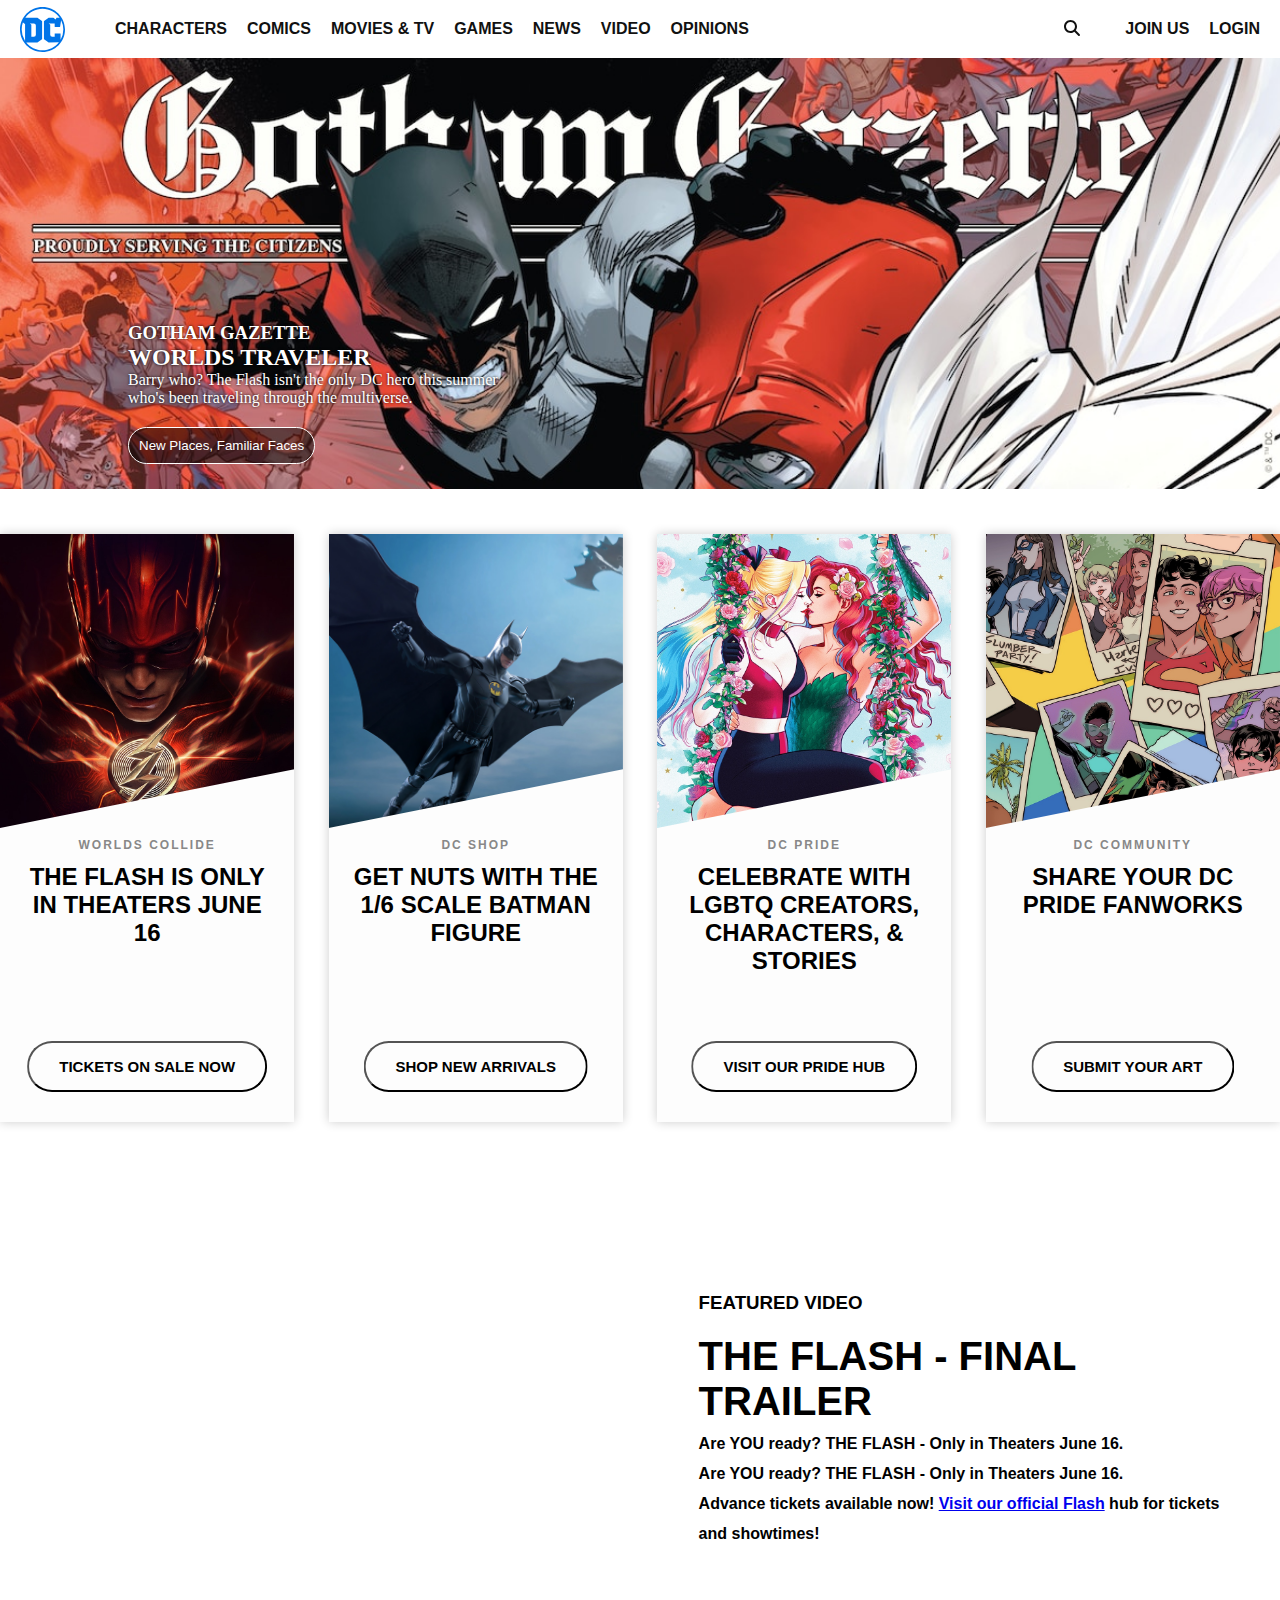
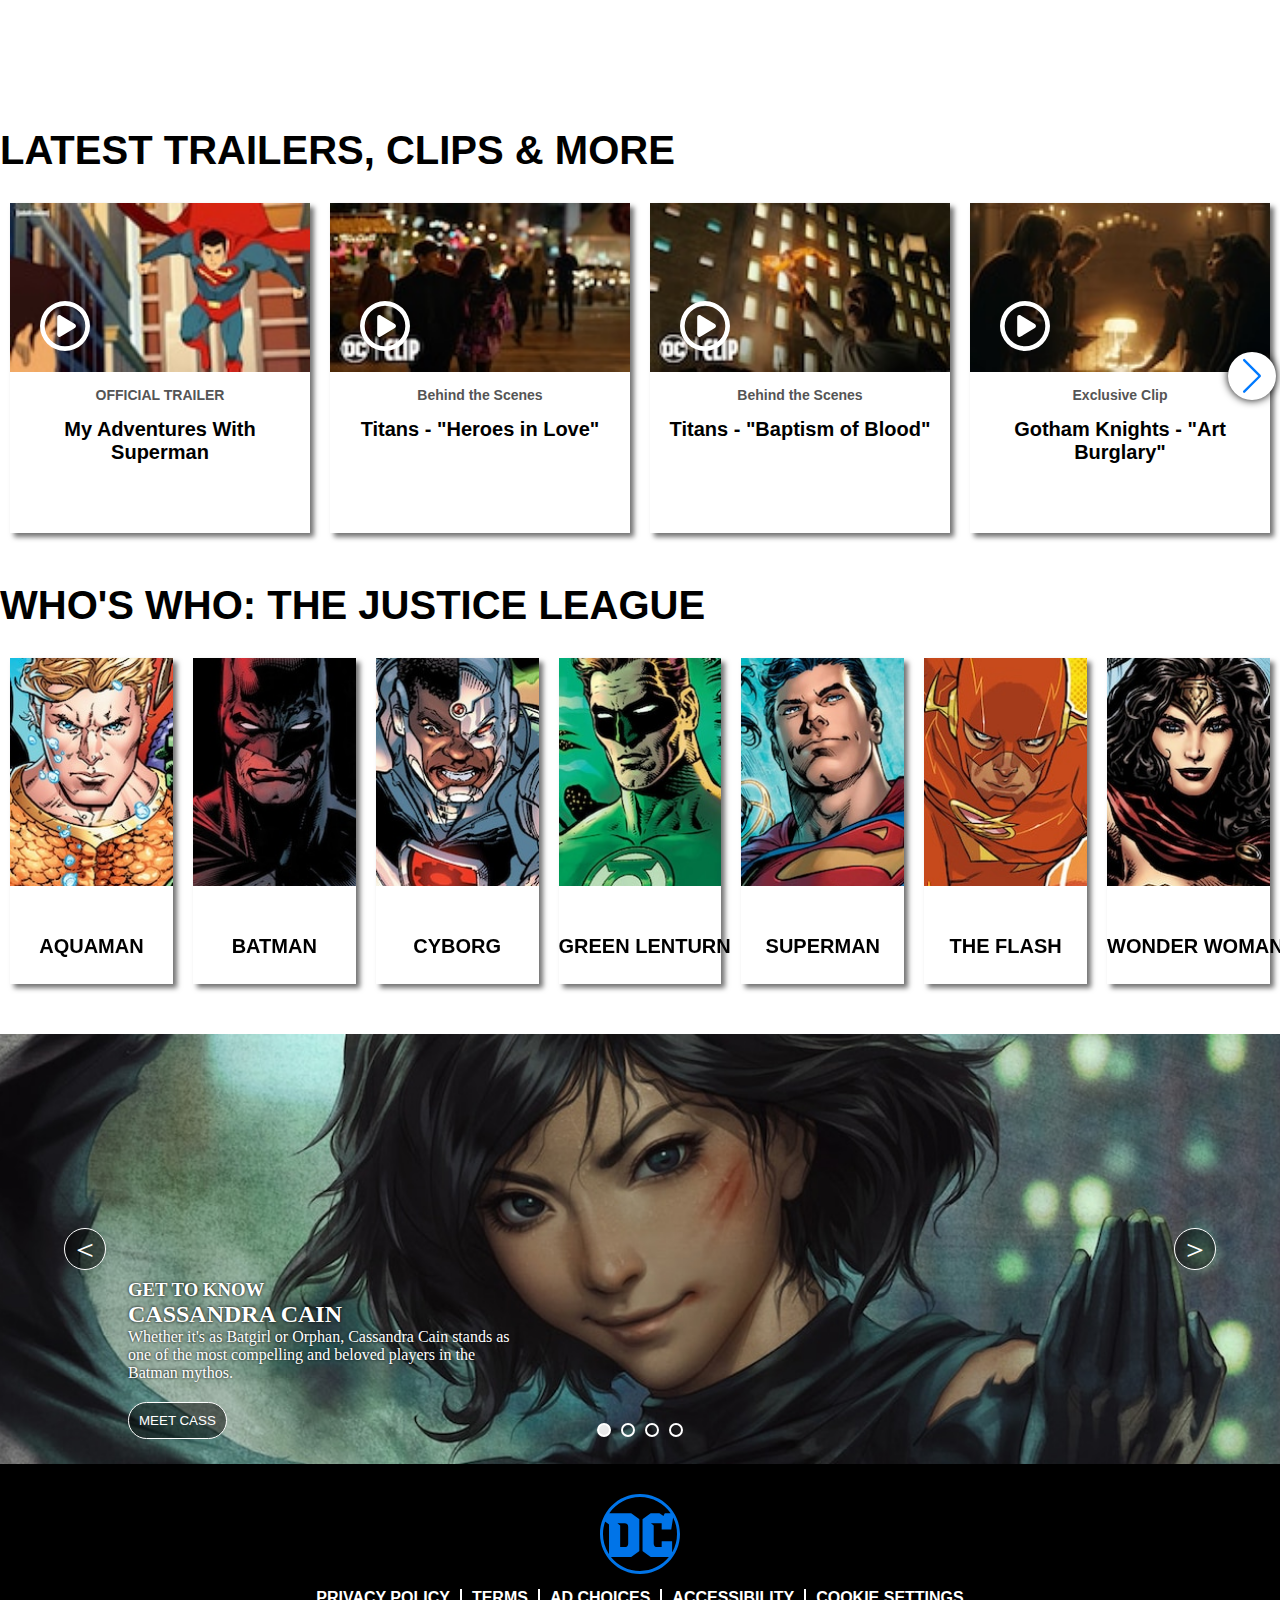
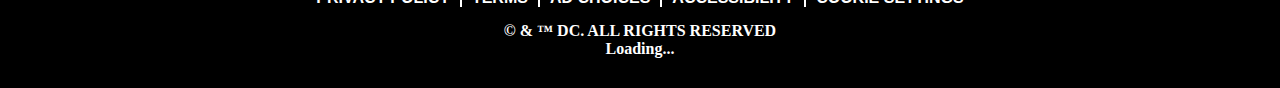
<file: index.html>
<!doctype html><html lang="en"><head><meta charset="UTF-8"><meta name="viewport" content="width=device-width,initial-scale=1"><title>DC.com</title><script defer="defer" src="/static/js/main.5302bc9b.js"></script><link href="/static/css/main.4e8a6f16.css" rel="stylesheet"></head><body><div id="root"></div></body></html>
</file>
<file: static/css/main.4e8a6f16.css>
body,dd,dl,dt,figcaption,figure,h1,h2,h3,h4,html,ol,p,ul{margin:0;padding:0}body{padding-top:58px}ol,ul{list-style:none}@font-face{font-family:Ubuntu,sans-serif;src:url(/static/media/Ubuntu-Regular.ab4ada0d71cde70b87f3.woff) format("woff")}@font-face{font-family:Ubuntu Condensed,sans-serif;src:url(/static/media/UbuntuCondensed-Regular.70b9815a5c85152720b6.woff) format("woff")}main.cont{min-height:calc(100vh - 268px)}.top-area{background-color:#fff;font-family:Ubuntu Condensed,sans-serif;height:58px;left:0;position:fixed;top:0;width:100%;z-index:9999}.logmsg{left:50%;position:absolute;transform:translateX(-50%)}.gnb{margin:0 auto;max-width:1320px}.gnb ul{align-items:center;display:flex;gap:0 20px;list-style:none}.gnb>ul>li{line-height:58px;position:relative}.gnb a{color:#111;font-weight:700;text-decoration:none;transition:.3s}.gnb a:hover{color:#007aff}.smenu{background-color:#fff;border-radius:10px;display:none;filter:drop-shadow(0 0 5px rgba(0,0,0,.503));left:50%;line-height:2.5;padding:20px;position:absolute;transform:translateX(-50%);white-space:nowrap}.gnb>ul>li:hover .smenu{display:block}.smenu:after{border-bottom:15px solid #fff;border-left:15px solid #0000;border-right:15px solid #0000;content:"";height:0;left:50%;position:absolute;top:-14px;transform:translateX(-50%);width:0}h1{text-align:center}.searchingGnb{background-color:#efefef;border-radius:20px;box-sizing:border-box;display:none;height:40px;left:-230px;line-height:41px;padding:0 5px;position:absolute;top:9px;width:250px}.searchingGnb input{background-color:initial;border:none;font-size:15px;margin-left:10px;margin-top:5px;width:77%}.schbtnGnb{cursor:pointer;margin-left:10px;margin-top:9px}.info{background-color:#000;color:#fff;display:flex;flex-direction:column;padding:30px;text-align:center}.info>ul>li:last-child{font-weight:700}ol.bmenu{display:flex;font-family:Ubuntu Condensed,sans-serif;justify-content:center;margin:15px 0}.bmenu li{padding:0 10px}.bmenu li+li{border-left:2px solid #fff}.bmenu a{color:#fff;font-weight:700;text-decoration:none;transition:.3s}.bmenu a:hover{color:#007aff}.hambtn{background-color:initial;border:none;cursor:pointer;display:none;font-size:30px;height:20px;position:absolute;right:30px;top:10px;width:20px}.hambtn:before{content:"≡"}.top-area.on .hambtn:before{content:"×"}@media screen and (max-width:1320px){body,html{overflow-x:hidden}body{padding-top:58px}.top-area{box-sizing:border-box;height:58px;padding:0 20px;position:fixed;top:0;transition:.4s ease-out;width:100vw;z-index:9999}.top-area.on{height:100vh}}@media screen and (max-width:1024px){.top-area{overflow:hidden}.logmsg{top:18px}.gnb{background-color:#fff}.gnb>ul>li{position:static}.gnb>ul>li:nth-child(2){border-top:2px solid #ccc}.gnb>ul>li:first-child~li:nth-child(-n+8){background-color:#fff;box-sizing:border-box;left:0;position:absolute;text-indent:50px;width:100%}.gnb>ul>li:nth-child(2){top:58px}.gnb>ul>li:nth-child(3){top:116px}.gnb>ul>li:nth-child(4){top:174px}.gnb>ul>li:nth-child(5){top:232px}.gnb>ul>li:nth-child(6){top:290px}.gnb>ul>li:nth-child(7){top:348px}.gnb>ul>li:nth-child(8){border-bottom:1px solid #000;top:406px}.gnb>ul>li:nth-child(10)>a,.gnb>ul>li:nth-child(11)>a{background-color:#fff;border:2px solid #000;border-radius:30px;left:5%;margin-top:20px;position:absolute;text-align:center;top:464px;transition:.3s;white-space:nowrap;width:40%}.gnb>ul>li:nth-child(11)>a{left:55%}.gnb>ul>li:nth-child(10)>a:hover,.gnb>ul>li:nth-child(11)>a:hover{background-color:#0d6efd;color:#fff}.gnb>ul>li:nth-child(3)>a:after,.gnb>ul>li:nth-child(4)>a:after{content:"▼";font-size:11px;margin-left:5px;vertical-align:2px}.smenu{text-indent:0}.searchingGnb{left:80px;width:80%}.hambtn{display:block}.smenu{left:5%;transform:none;z-index:1}}.info{position:relative}.weather-bx{border:2px dashed #fff;border-radius:10px;font-family:Ubuntu;font-size:11px;padding:10px;position:absolute;right:5vw;text-align:center;top:50%;transform:translateY(-50%)}@media screen and (max-width:850px){.weather-bx{font-size:9px;line-height:10px;top:10%;transform:none}.weather-bx h5{margin-top:0}.weather-bx img{margin-bottom:-20px;margin-top:-20px}}.banner{overflow:hidden;position:relative}.bantit{bottom:0;color:#fff;left:0;padding:25px 25px 25px 10vw;position:absolute;text-align:left;text-shadow:0 0 3px #000;width:30%}.bantit button{margin-top:20px}.slider{display:flex;left:0;position:relative}.slider li{flex-shrink:0;position:relative;width:100%}.banner button{background-color:initial;background-color:#00000080;border:1px solid #fff;border-radius:20px;color:#fff;padding:10px}.banner button:hover{background-color:#0074e8}.banner img{height:100%;object-fit:cover;width:100%}.banner .abtn{border-radius:50%;box-sizing:initial;cursor:pointer;font-size:30px;height:40px;line-height:40px;padding:0;position:absolute;top:50%;transform:translateY(-50%);width:40px}.lb{left:5vw}.rb{right:5vw}.indic{bottom:3vh;display:flex;left:50%;position:absolute;transform:translateX(-50%)}.indic li{border:2px solid #fff;border-radius:50%;cursor:pointer;height:10px;margin:0 5px;text-shadow:0 0 2px #000;width:10px}.indic li.on{background-color:#ffffffe6}.cat-swbox{margin:40px auto;max-width:1320px}@font-face{font-family:swiper-icons;font-style:normal;font-weight:400;src:url("data:application/font-woff;charset=utf-8;base64, [base64]//wADZ2x5ZgAAAywAAADMAAAD2MHtryVoZWFkAAABbAAAADAAAAA2E2+eoWhoZWEAAAGcAAAAHwAAACQC9gDzaG10eAAAAigAAAAZAAAArgJkABFsb2NhAAAC0AAAAFoAAABaFQAUGG1heHAAAAG8AAAAHwAAACAAcABAbmFtZQAAA/gAAAE5AAACXvFdBwlwb3N0AAAFNAAAAGIAAACE5s74hXjaY2BkYGAAYpf5Hu/j+W2+MnAzMYDAzaX6QjD6/4//Bxj5GA8AuRwMYGkAPywL13jaY2BkYGA88P8Agx4j+/8fQDYfA1AEBWgDAIB2BOoAeNpjYGRgYNBh4GdgYgABEMnIABJzYNADCQAACWgAsQB42mNgYfzCOIGBlYGB0YcxjYGBwR1Kf2WQZGhhYGBiYGVmgAFGBiQQkOaawtDAoMBQxXjg/wEGPcYDDA4wNUA2CCgwsAAAO4EL6gAAeNpj2M0gyAACqxgGNWBkZ2D4/wMA+xkDdgAAAHjaY2BgYGaAYBkGRgYQiAHyGMF8FgYHIM3DwMHABGQrMOgyWDLEM1T9/w8UBfEMgLzE////P/5//f/V/xv+r4eaAAeMbAxwIUYmIMHEgKYAYjUcsDAwsLKxc3BycfPw8jEQA/[base64]/uznmfPFBNODM2K7MTQ45YEAZqGP81AmGGcF3iPqOop0r1SPTaTbVkfUe4HXj97wYE+yNwWYxwWu4v1ugWHgo3S1XdZEVqWM7ET0cfnLGxWfkgR42o2PvWrDMBSFj/IHLaF0zKjRgdiVMwScNRAoWUoH78Y2icB/yIY09An6AH2Bdu/UB+yxopYshQiEvnvu0dURgDt8QeC8PDw7Fpji3fEA4z/PEJ6YOB5hKh4dj3EvXhxPqH/SKUY3rJ7srZ4FZnh1PMAtPhwP6fl2PMJMPDgeQ4rY8YT6Gzao0eAEA409DuggmTnFnOcSCiEiLMgxCiTI6Cq5DZUd3Qmp10vO0LaLTd2cjN4fOumlc7lUYbSQcZFkutRG7g6JKZKy0RmdLY680CDnEJ+UMkpFFe1RN7nxdVpXrC4aTtnaurOnYercZg2YVmLN/d/gczfEimrE/fs/bOuq29Zmn8tloORaXgZgGa78yO9/cnXm2BpaGvq25Dv9S4E9+5SIc9PqupJKhYFSSl47+Qcr1mYNAAAAeNptw0cKwkAAAMDZJA8Q7OUJvkLsPfZ6zFVERPy8qHh2YER+3i/BP83vIBLLySsoKimrqKqpa2hp6+jq6RsYGhmbmJqZSy0sraxtbO3sHRydnEMU4uR6yx7JJXveP7WrDycAAAAAAAH//wACeNpjYGRgYOABYhkgZgJCZgZNBkYGLQZtIJsFLMYAAAw3ALgAeNolizEKgDAQBCchRbC2sFER0YD6qVQiBCv/H9ezGI6Z5XBAw8CBK/m5iQQVauVbXLnOrMZv2oLdKFa8Pjuru2hJzGabmOSLzNMzvutpB3N42mNgZGBg4GKQYzBhYMxJLMlj4GBgAYow/P/PAJJhLM6sSoWKfWCAAwDAjgbRAAB42mNgYGBkAIIbCZo5IPrmUn0hGA0AO8EFTQAA")}:root{--swiper-theme-color:#007aff}:host{display:block;margin-left:auto;margin-right:auto;position:relative;z-index:1}.swiper{display:block;list-style:none;margin-left:auto;margin-right:auto;overflow:hidden;padding:0;position:relative;z-index:1}.swiper-vertical>.swiper-wrapper{flex-direction:column}.swiper-wrapper{box-sizing:initial;display:flex;height:100%;position:relative;transition-property:transform;transition-timing-function:ease;transition-timing-function:var(--swiper-wrapper-transition-timing-function,initial);width:100%;z-index:1}.swiper-android .swiper-slide,.swiper-ios .swiper-slide,.swiper-wrapper{transform:translateZ(0)}.swiper-horizontal{touch-action:pan-y}.swiper-vertical{touch-action:pan-x}.swiper-slide{display:block;flex-shrink:0;height:100%;position:relative;transition-property:transform;width:100%}.swiper-slide-invisible-blank{visibility:hidden}.swiper-autoheight,.swiper-autoheight .swiper-slide{height:auto}.swiper-autoheight .swiper-wrapper{align-items:flex-start;transition-property:transform,height}.swiper-backface-hidden .swiper-slide{-webkit-backface-visibility:hidden;backface-visibility:hidden;transform:translateZ(0)}.swiper-3d.swiper-css-mode .swiper-wrapper{perspective:1200px}.swiper-3d .swiper-wrapper{transform-style:preserve-3d}.swiper-3d{perspective:1200px}.swiper-3d .swiper-cube-shadow,.swiper-3d .swiper-slide{transform-style:preserve-3d}.swiper-css-mode>.swiper-wrapper{-ms-overflow-style:none;overflow:auto;scrollbar-width:none}.swiper-css-mode>.swiper-wrapper::-webkit-scrollbar{display:none}.swiper-css-mode>.swiper-wrapper>.swiper-slide{scroll-snap-align:start start}.swiper-css-mode.swiper-horizontal>.swiper-wrapper{scroll-snap-type:x mandatory}.swiper-css-mode.swiper-vertical>.swiper-wrapper{scroll-snap-type:y mandatory}.swiper-css-mode.swiper-free-mode>.swiper-wrapper{scroll-snap-type:none}.swiper-css-mode.swiper-free-mode>.swiper-wrapper>.swiper-slide{scroll-snap-align:none}.swiper-css-mode.swiper-centered>.swiper-wrapper:before{content:"";flex-shrink:0;order:9999}.swiper-css-mode.swiper-centered>.swiper-wrapper>.swiper-slide{scroll-snap-align:center center;scroll-snap-stop:always}.swiper-css-mode.swiper-centered.swiper-horizontal>.swiper-wrapper>.swiper-slide:first-child{margin-inline-start:var(--swiper-centered-offset-before)}.swiper-css-mode.swiper-centered.swiper-horizontal>.swiper-wrapper:before{height:100%;min-height:1px;width:var(--swiper-centered-offset-after)}.swiper-css-mode.swiper-centered.swiper-vertical>.swiper-wrapper>.swiper-slide:first-child{margin-block-start:var(--swiper-centered-offset-before)}.swiper-css-mode.swiper-centered.swiper-vertical>.swiper-wrapper:before{height:var(--swiper-centered-offset-after);min-width:1px;width:100%}.swiper-3d .swiper-slide-shadow,.swiper-3d .swiper-slide-shadow-bottom,.swiper-3d .swiper-slide-shadow-left,.swiper-3d .swiper-slide-shadow-right,.swiper-3d .swiper-slide-shadow-top{height:100%;left:0;pointer-events:none;position:absolute;top:0;width:100%;z-index:10}.swiper-3d .swiper-slide-shadow{background:#00000026}.swiper-3d .swiper-slide-shadow-left{background-image:linear-gradient(270deg,#00000080,#0000)}.swiper-3d .swiper-slide-shadow-right{background-image:linear-gradient(90deg,#00000080,#0000)}.swiper-3d .swiper-slide-shadow-top{background-image:linear-gradient(0deg,#00000080,#0000)}.swiper-3d .swiper-slide-shadow-bottom{background-image:linear-gradient(180deg,#00000080,#0000)}.swiper-lazy-preloader{border:4px solid #007aff;border:4px solid var(--swiper-preloader-color,var(--swiper-theme-color));border-radius:50%;border-top:4px solid #0000;box-sizing:border-box;height:42px;left:50%;margin-left:-21px;margin-top:-21px;position:absolute;top:50%;transform-origin:50%;width:42px;z-index:10}.swiper-watch-progress .swiper-slide-visible .swiper-lazy-preloader,.swiper:not(.swiper-watch-progress) .swiper-lazy-preloader{animation:swiper-preloader-spin 1s linear infinite}.swiper-lazy-preloader-white{--swiper-preloader-color:#fff}.swiper-lazy-preloader-black{--swiper-preloader-color:#000}@keyframes swiper-preloader-spin{0%{transform:rotate(0deg)}to{transform:rotate(1turn)}}:root{--swiper-navigation-size:44px}.swiper-button-next,.swiper-button-prev{align-items:center;color:var(--swiper-theme-color);color:var(--swiper-navigation-color,var(--swiper-theme-color));cursor:pointer;display:flex;height:44px;height:var(--swiper-navigation-size);justify-content:center;margin-top:-22px;margin-top:calc(0px - var(--swiper-navigation-size)/2);position:absolute;top:50%;top:var(--swiper-navigation-top-offset,50%);width:27px;width:calc(var(--swiper-navigation-size)/44*27);z-index:10}.swiper-button-next.swiper-button-disabled,.swiper-button-prev.swiper-button-disabled{cursor:auto;opacity:.35;pointer-events:none}.swiper-button-next.swiper-button-hidden,.swiper-button-prev.swiper-button-hidden{cursor:auto;opacity:0;pointer-events:none}.swiper-navigation-disabled .swiper-button-next,.swiper-navigation-disabled .swiper-button-prev{display:none!important}.swiper-button-next svg,.swiper-button-prev svg{height:100%;object-fit:contain;transform-origin:center;width:100%}.swiper-rtl .swiper-button-next svg,.swiper-rtl .swiper-button-prev svg{transform:rotate(180deg)}.swiper-button-prev,.swiper-rtl .swiper-button-next{left:10px;left:var(--swiper-navigation-sides-offset,10px);right:auto}.swiper-button-lock{display:none}.swiper-button-next:after,.swiper-button-prev:after{font-family:swiper-icons;font-size:44px;font-size:var(--swiper-navigation-size);font-variant:normal;letter-spacing:0;line-height:1;text-transform:none!important}.swiper-button-prev:after,.swiper-rtl .swiper-button-next:after{content:"prev"}.swiper-button-next,.swiper-rtl .swiper-button-prev{left:auto;right:10px;right:var(--swiper-navigation-sides-offset,10px)}.swiper-button-next:after,.swiper-rtl .swiper-button-prev:after{content:"next"}.swiper.mySwiper2{box-sizing:border-box;margin:20px 0;padding:10px;width:100%}.mySwiper2 .swiper-slide{align-items:center;aspect-ratio:1/2;background:#fff;display:flex;font-size:18px;justify-content:center;text-align:center}.mySwiper2 .swiper-slide img{display:block;height:100%;object-fit:cover;width:100%}.sw-inbox2{aspect-ratio:1/2;box-shadow:4px 4px 5px rgba(0,0,0,.553);cursor:pointer;-webkit-user-select:none;user-select:none}.cat-img2,.sw-inbox2{left:0;position:absolute;top:0;width:100%}.cat-img2{height:70%}.cat-img2 img{height:100%;object-fit:cover}.cat-img2 img,.cat-tit2{position:absolute;width:100%}.cat-tit2{font-family:Ubuntu Condensed,sans-serif;height:30%;left:0;top:70%}.cat-tit2 h3{font-size:min(20px,3vw);height:100%;line-height:6;white-space:nowrap}.mySwiper2 a{color:#000;text-decoration:none}.mySwiper2 .swiper-button-next,.mySwiper2 .swiper-button-prev{background-color:#fff;border-radius:50%;box-shadow:0 0 10px #000;height:60px;width:60px}.mySwiper2 .swiper-button-next{transform:scale(.8) translateX(15px)}.mySwiper2 .swiper-button-prev{transform:scale(.8) translateX(-15px)}.mySwiper2 .swiper-button-next.swiper-button-disabled,.mySwiper2 .swiper-button-prev.swiper-button-disabled{display:none}@font-face{font-family:UB;src:url(/static/media/UbuntuCondensed-Regular.70b9815a5c85152720b6.woff) format("woff")}.sec-intro{display:flex;flex-wrap:wrap;font-family:Ubuntu Condensed,sans-serif;gap:2vh 0;justify-content:space-between;margin:5vh auto 0;max-width:1320px;padding-bottom:30px;position:relative}.sec-intro>div{aspect-ratio:1/1.7;background-color:#fdfdfd;box-shadow:0 0 10px #0003;flex-basis:23%;position:relative}.imbx img{-webkit-clip-path:polygon(0 0,100% 0,100% 80%,0 100%);clip-path:polygon(0 0,100% 0,100% 80%,0 100%);max-width:100%}.titbx{text-align:center}.titbx h3{color:#888;font-size:12px;letter-spacing:2px;margin-bottom:5px;padding:6px 0}.titbx h2{margin-bottom:8px;padding:0 20px}.btnbx{bottom:30px;left:50%;position:absolute;transform:translateX(-50%);white-space:nowrap}.btnbx button{background-color:initial;border-radius:25px;cursor:pointer;font-family:Ubuntu Condensed,sans-serif;font-size:15px;font-weight:700;padding:15px 30px;transition:.4s}.btnbx button:hover{background-color:#0074eb;color:#fff}@media screen and (max-width:1300px){.sec-intro>div{aspect-ratio:1/2}}@media screen and (max-width:1024px){.sec-intro>div{aspect-ratio:1/1.6;flex-basis:49%}.titbx h3{font-size:1.2vw}.titbx h2{font-size:2vw}.btnbx button{font-size:1.5vw}}@media screen and (max-width:570px){.sec-intro>div{aspect-ratio:1/1.4;flex-basis:100%}.titbx h3{font-size:2vw}.titbx h2{font-size:5vw}.btnbx button{font-size:3vw}}.vidbox{position:relative}.vidbox>div{display:flex;margin:0 auto;max-width:1320px;padding:24px}.vidbox.on{background-color:#0074e8;color:#fff}.vidbox.on a{color:#fff}.vb1{aspect-ratio:4/3;width:55%}.vb1 iframe{border:none;height:100%;width:100%}.vb2{display:flex;flex-direction:column;font-family:Roboto Condensed,sans-serif;justify-content:center;padding:30px;text-align-last:left;width:45%}.vb2 h2{font-size:40px;margin:20px 0 5px}.vb2 p{font-weight:700;line-height:30px}.vb2 .desc{margin-top:20px}@media screen and (max-width:1024px){.vidbox{flex-direction:column}.vidbox>div{width:100%}}.vid-swbox{margin:40px auto;max-width:1320px}.vid-bx{background-color:rgba(0,0,0,.742);display:none;height:100vh;left:0;position:fixed;top:0;width:100vw;z-index:999999}.play-vid{aspect-ratio:16/9;left:50%;position:absolute;top:50%;transform:translate(-50%,-50%);width:60vw}.ifr-tit{bottom:100%;color:#fff;font-family:Ubuntu Condensed,sans-serif;font-size:35px;padding:5px;position:absolute;text-align:center;width:100%}.play-vid iframe{border:none;height:100%;width:100%}.play-vid button.cbtn{background-color:initial;border:1px solid #fff;border-radius:50%;color:#fff;cursor:pointer;font-size:50px;height:50px;line-height:40px;position:absolute;right:-50px;top:-50px;width:50px}#app{height:100%}.swiper{box-sizing:border-box;margin:20px 0;padding:10px;width:100%}.swiper-slide{align-items:center;background:#fff;display:flex;font-size:18px;justify-content:center;text-align:center}.swiper-slide img{display:block;height:100%;object-fit:cover;width:100%}.tit{font-family:Ubuntu Condensed,sans-serif;font-size:40px}.sw-inbox{aspect-ratio:1/1.1;box-shadow:4px 4px 5px rgba(0,0,0,.553);cursor:pointer;-webkit-user-select:none;user-select:none;width:100%}.vid-img{vertical-align:top}.vid-img img{height:100%;object-fit:cover;width:100%}.vid-tit{font-family:Roboto Condensed,sans-serif;padding:15px}.vid-tit h4{color:#555;font-size:14px}.vid-tit h3{font-size:20px;margin-top:15px}.swiper-button-next,.swiper-button-prev{background-color:#fff;border-radius:50%;box-shadow:0 0 10px #000;height:60px;width:60px}.swiper-button-next{transform:scale(.8) translateX(15px)}.swiper-button-prev{transform:scale(.8) translateX(-15px)}.swiper-button-next.swiper-button-disabled,.swiper-button-prev.swiper-button-disabled{display:none}@media screen and (max-width:1200px){.vid-tit h3{font-size:14px;margin-top:10px}}@media screen and (max-width:800px){.play-vid{width:90vw}.play-vid button.cbtn{right:0;top:-150px}}.detail{font-family:Ubuntu Condensed,sans-serif}.desc-box{margin:0 auto;max-width:80%}.detail h2{font-size:50px;margin:16px 0 8px}.detail p{font-size:16px;line-height:2;margin-bottom:16px}.facts{background-color:#eee;padding:16px}.facts>div{margin:0 auto;max-width:80%}.facts h3{font-size:45px}.facts table td{padding:15px 0}.clist{display:flex;flex-wrap:wrap;gap:10px 1.3%}.clist li{aspect-ratio:1/2;width:24%}.clist li img{height:100%;object-fit:cover;width:100%}.clist li h3{font-family:Ubuntu Condensed,sans-serif;font-size:min(23px,1.7vw);padding:15px;text-align:center;white-space:nowrap}.searching{background-color:#efefef;border-radius:20px;box-sizing:border-box;height:40px;padding:0 5px;width:250px}.searching input{background-color:initial;border:none;font-size:15px;margin-left:10px;margin-top:5px;width:77%}input:focus{outline:none}.schbtn{cursor:pointer;margin-left:10px;margin-top:9px}.restit{font-size:min(35px,4vw);margin:10px}.schbx{display:flex;font-family:Ubuntu Condensed,sans-serif;margin:20px auto;max-width:1320px;min-height:600px;padding:20px}.schopt{width:30%}.listbx{width:70%}.sortbx{overflow:hidden;padding-bottom:15px}.sel{border:none;float:right;font-family:Ubuntu Condensed,sans-serif;font-size:20px;font-weight:700;letter-spacing:4px}.sel:focus{outline:none}.chkbx h2{margin:15px 0 5px}.spbtn{cursor:pointer;display:block;float:right;font-size:30px;line-height:25px;margin-right:5px}.chkbx ol>li{font-size:18px;font-weight:700;padding:10px}.chkbx input[type=checkbox]{display:none}.chklb{background-color:#ccc;display:block;float:right;height:20px;width:20px}input:checked+.chklb{background-color:#0d6efd;font-weight:700;text-align:center}input:checked+.chklb:before{color:#fff;content:"√";line-height:0}.outbx{padding:25px}.membx{border:1px solid #555;font-family:Ubuntu Condensed,sans-serif;margin:0 auto;max-width:700px;min-height:600px;padding:15px}.membx h2{font-size:30px;padding:15px;text-align:center;text-decoration:underline;text-decoration-style:double}.membx li{padding:25px;position:relative}.membx label{display:inline-block;font-size:20px;text-align:right;white-space:nowrap;width:25%}.membx input{font-family:Ubuntu Condensed,sans-serif;font-size:20px;height:3vh;margin-left:5%;vertical-align:initial;width:60%}.membx .msg{font-size:14px;font-weight:700;left:31%;padding:5px 0;position:absolute;width:50%}.membx .sbtn{background-color:#0d6efd;border:4px solid #00008b;color:#fff;cursor:pointer;float:right;font-family:Ubuntu Condensed,sans-serif;font-size:20px;font-weight:700;margin-right:9%;padding:15px;transition:.3s}.membx .sbtn:hover{background-color:#fd7e14}.membx ul li:last-child{text-align:center}.membx ul li:last-child a{color:#0d6efd;text-decoration:none}.membx ul li:last-child a:hover{color:#fd7e14;text-decoration:overline;text-decoration-style:wavy}.selbx{box-sizing:border-box;margin:0 auto;max-width:90%;padding:20px 10px 10px;width:950px}.selbx>*{margin-right:10px}.dtbl{border-collapse:collapse;font-size:14px;margin:0 auto;max-width:90%;text-align:center;width:950px}.dtbl,.dtbl caption,.dtblview caption{font-family:Ubuntu Condensed,sans-serif}.dtbl caption,.dtblview caption{color:#333;font-size:24px;font-weight:700;padding:10px 0}.dtbl a{color:#666;text-decoration:none}.btngrp td{border-bottom:none!important;text-align:right}.dtbl td,.dtbl th{padding:10px}#board tbody td a{display:block;overflow:hidden;text-overflow:ellipsis;white-space:nowrap;width:min(361px,40vw)}.dtbl th:first-child{width:5%}.dtbl th:nth-child(2){width:40%}.dtbl th:nth-child(3){width:30%}.dtbl th:nth-child(4){width:15%}.dtbl th:nth-child(5){width:5%}.dtbl tbody tr td{border-bottom:1px solid #ccc}.dtbl thead tr th{border-bottom:1px solid #999;border-top:2px solid #999}.dtbl tbody tr:last-child td{border-bottom:2px solid #999}.dtbl tbody tr td:nth-child(2){text-align:left}.dtbl tbody tr:nth-child(2n) td{background-color:#f3f3f3}.dtbl tfoot td{padding:20px 0;text-align:center}.dtblview{border-bottom:2px solid #999;border-collapse:collapse;border-top:2px solid #999;font-family:Ubuntu Condensed,sans-serif;font-size:34px;margin:20px auto;width:750px}.dtblview td:first-child{width:100px}.dtblview td:last-child{width:650px}.dtblview td{border-bottom:1px solid #ccc;padding:8px}.dtblview td:first-child{background-color:#e0e0e0;text-align:center;width:200px}.btngrp button{background-color:#fff;border:1px solid #000;border-radius:25px;color:#000;cursor:pointer;font-family:Ubuntu Condensed,sans-serif;font-size:15px;font-weight:700;margin:5px;padding:8px 40px;transition:.3s}.btngrp button:hover{background-color:#0074e8}.btngrp button:hover a{color:#fff}@media screen and (max-width:700px){.cont .dtblview{width:90vw}.cont .dtblview td{font-size:16px;width:auto}.cont .dtblview input,.cont .dtblview textarea{width:calc(90vw - 64px)}}.icon{height:100px;pointer-events:none;width:100px}.file{display:none}.file::-webkit-file-upload-button{background:#fff;border:1px solid #111;border-radius:12px;cursor:pointer;font-size:14px;padding:4px 32px}.file::file-selector-button{background:#fff;border:1px solid #111;border-radius:12px;cursor:pointer;font-size:14px;padding:4px 32px}.info-view{align-items:center;background-color:#fff;border:5px dotted #999;border-radius:5px;cursor:pointer;display:flex;flex-direction:column;height:120px;justify-content:center;max-width:300px;padding:70px}.info-view:hover{border-color:pink}.info-view-msg{font-size:18px;font-weight:500;margin:20px 0 10px}.info-view-desc{font-size:14px;margin:0}.info-view.on{background-color:#efeef3;border-color:#111}.info-view-info{display:flex;flex-direction:column;gap:5px;list-style:none;padding:0;width:100%}.info-view-info .info-key{display:inline-block;font-size:20px;font-weight:500;margin-bottom:4px}.info-view-info .info-value{font-size:20px;margin-left:20px}
/*# sourceMappingURL=main.4e8a6f16.css.map*/
</file>
